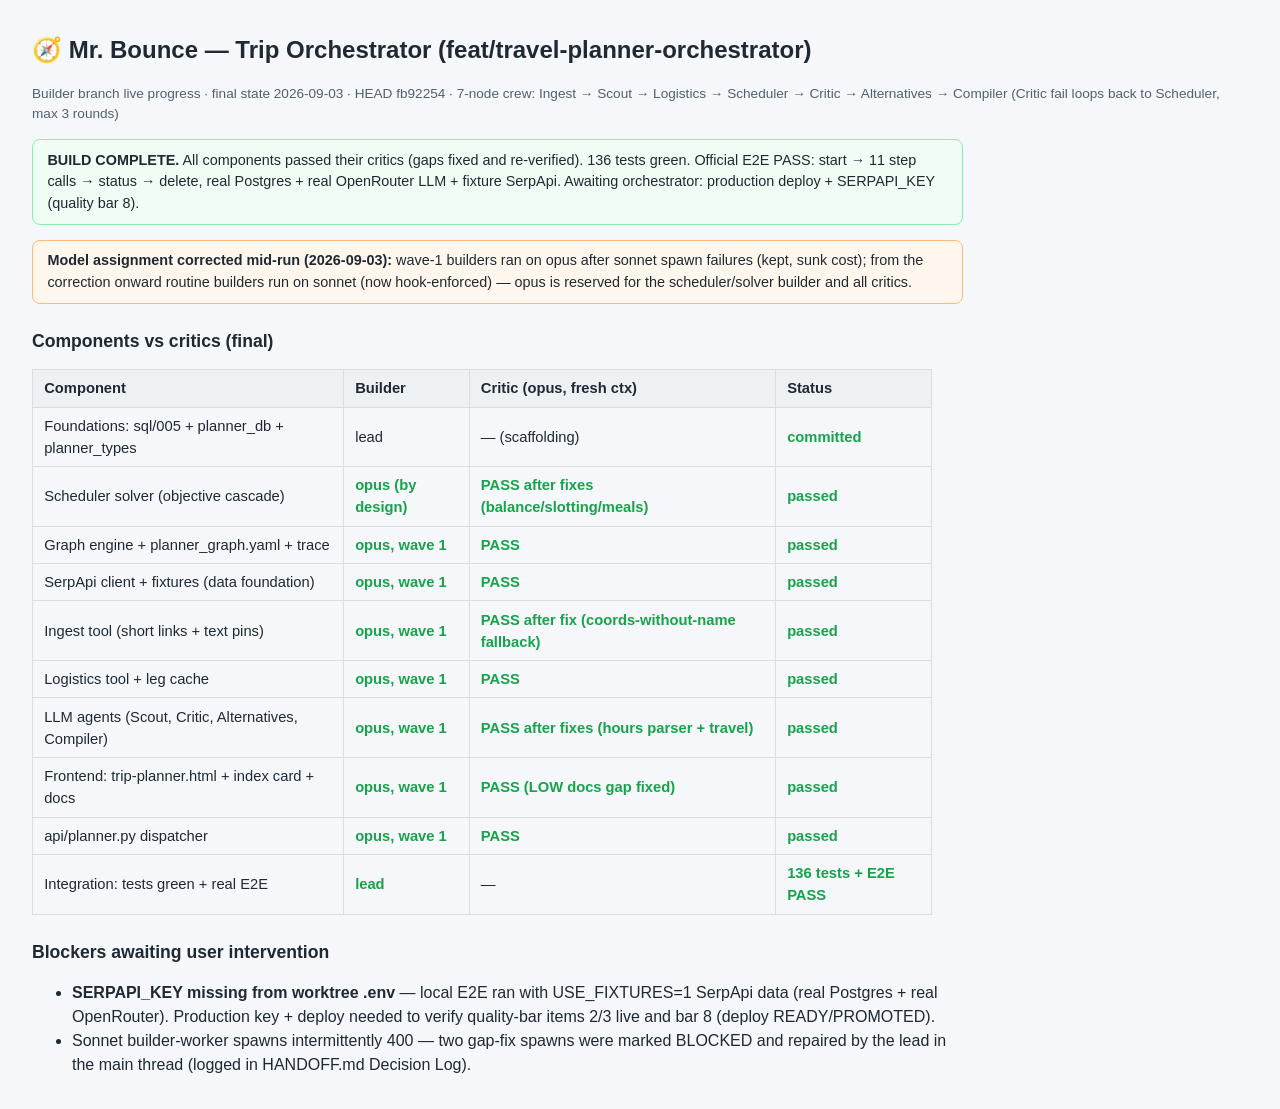
<file: progress.html>
<!DOCTYPE html>
<html lang="en">
<head>
<meta charset="UTF-8">
<title>Mr. Bounce — Build Progress</title>
<style>
  body { font-family: -apple-system, BlinkMacSystemFont, "Segoe UI", Roboto, sans-serif; background: #f5f7fa; color: #1f2933; margin: 2rem; line-height: 1.5; }
  h1 { font-size: 1.5rem; } h2 { font-size: 1.1rem; margin-top: 1.5rem; }
  table { border-collapse: collapse; width: 100%; max-width: 900px; }
  th, td { border: 1px solid #d7dde3; padding: 0.45rem 0.7rem; text-align: left; font-size: 0.92rem; }
  th { background: #eef1f4; }
  .pass { color: #16a34a; font-weight: 600; } .fail { color: #dc2626; font-weight: 600; }
  .building { color: #b45309; font-weight: 600; } .pending { color: #64748b; }
  .meta { color: #52606d; font-size: 0.85rem; }
  ul { max-width: 900px; }
  .note { background: #fff7ed; border: 1px solid #fdba74; border-radius: 8px; padding: 0.6rem 0.9rem; max-width: 900px; font-size: 0.9rem; }
  .ok { background: #f0fdf4; border: 1px solid #86efac; border-radius: 8px; padding: 0.6rem 0.9rem; max-width: 900px; font-size: 0.9rem; }
</style>
</head>
<body>
<h1>🧭 Mr. Bounce — Trip Orchestrator (feat/travel-planner-orchestrator)</h1>
<p class="meta">Builder branch live progress · final state 2026-09-03 · HEAD fb92254 · 7-node crew: Ingest → Scout → Logistics → Scheduler → Critic → Alternatives → Compiler (Critic fail loops back to Scheduler, max 3 rounds)</p>
<p class="ok"><strong>BUILD COMPLETE.</strong> All components passed their critics (gaps fixed and re-verified). 136 tests green. Official E2E PASS: start → 11 step calls → status → delete, real Postgres + real OpenRouter LLM + fixture SerpApi. Awaiting orchestrator: production deploy + SERPAPI_KEY (quality bar 8).</p>
<p class="note"><strong>Model assignment corrected mid-run (2026-09-03):</strong> wave-1 builders ran on opus after sonnet spawn failures (kept, sunk cost); from the correction onward routine builders run on sonnet (now hook-enforced) — opus is reserved for the scheduler/solver builder and all critics.</p>

<h2>Components vs critics (final)</h2>
<table>
  <tr><th>Component</th><th>Builder</th><th>Critic (opus, fresh ctx)</th><th>Status</th></tr>
  <tr><td>Foundations: sql/005 + planner_db + planner_types</td><td>lead</td><td>— (scaffolding)</td><td class="pass">committed</td></tr>
  <tr><td>Scheduler solver (objective cascade)</td><td class="pass">opus (by design)</td><td class="pass">PASS after fixes (balance/slotting/meals)</td><td class="pass">passed</td></tr>
  <tr><td>Graph engine + planner_graph.yaml + trace</td><td class="pass">opus, wave 1</td><td class="pass">PASS</td><td class="pass">passed</td></tr>
  <tr><td>SerpApi client + fixtures (data foundation)</td><td class="pass">opus, wave 1</td><td class="pass">PASS</td><td class="pass">passed</td></tr>
  <tr><td>Ingest tool (short links + text pins)</td><td class="pass">opus, wave 1</td><td class="pass">PASS after fix (coords-without-name fallback)</td><td class="pass">passed</td></tr>
  <tr><td>Logistics tool + leg cache</td><td class="pass">opus, wave 1</td><td class="pass">PASS</td><td class="pass">passed</td></tr>
  <tr><td>LLM agents (Scout, Critic, Alternatives, Compiler)</td><td class="pass">opus, wave 1</td><td class="pass">PASS after fixes (hours parser + travel)</td><td class="pass">passed</td></tr>
  <tr><td>Frontend: trip-planner.html + index card + docs</td><td class="pass">opus, wave 1</td><td class="pass">PASS (LOW docs gap fixed)</td><td class="pass">passed</td></tr>
  <tr><td>api/planner.py dispatcher</td><td class="pass">opus, wave 1</td><td class="pass">PASS</td><td class="pass">passed</td></tr>
  <tr><td>Integration: tests green + real E2E</td><td class="pass">lead</td><td>—</td><td class="pass">136 tests + E2E PASS</td></tr>
</table>

<h2>Blockers awaiting user intervention</h2>
<ul>
  <li><strong>SERPAPI_KEY missing from worktree .env</strong> — local E2E ran with USE_FIXTURES=1 SerpApi data (real Postgres + real OpenRouter). Production key + deploy needed to verify quality-bar items 2/3 live and bar 8 (deploy READY/PROMOTED).</li>
  <li>Sonnet builder-worker spawns intermittently 400 — two gap-fix spawns were marked BLOCKED and repaired by the lead in the main thread (logged in HANDOFF.md Decision Log).</li>
</ul>
</body>
</html>
</file>
